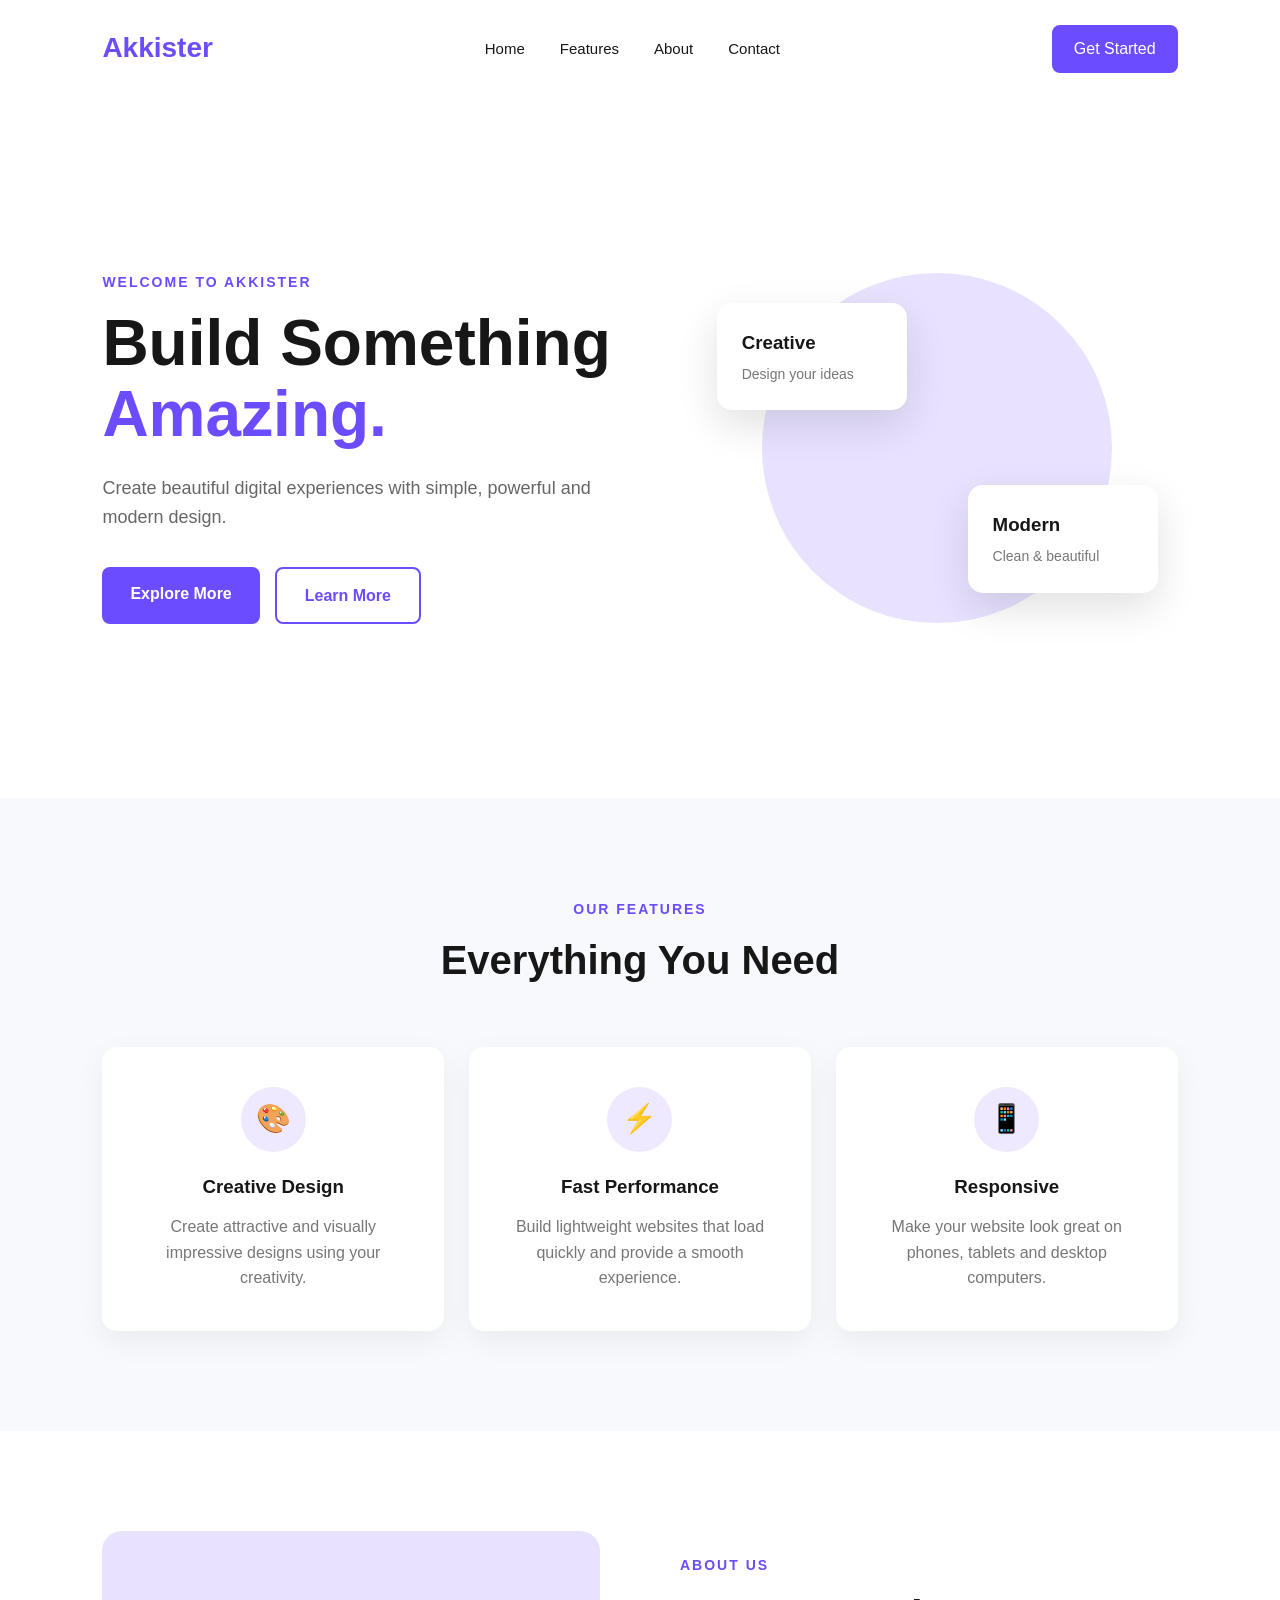
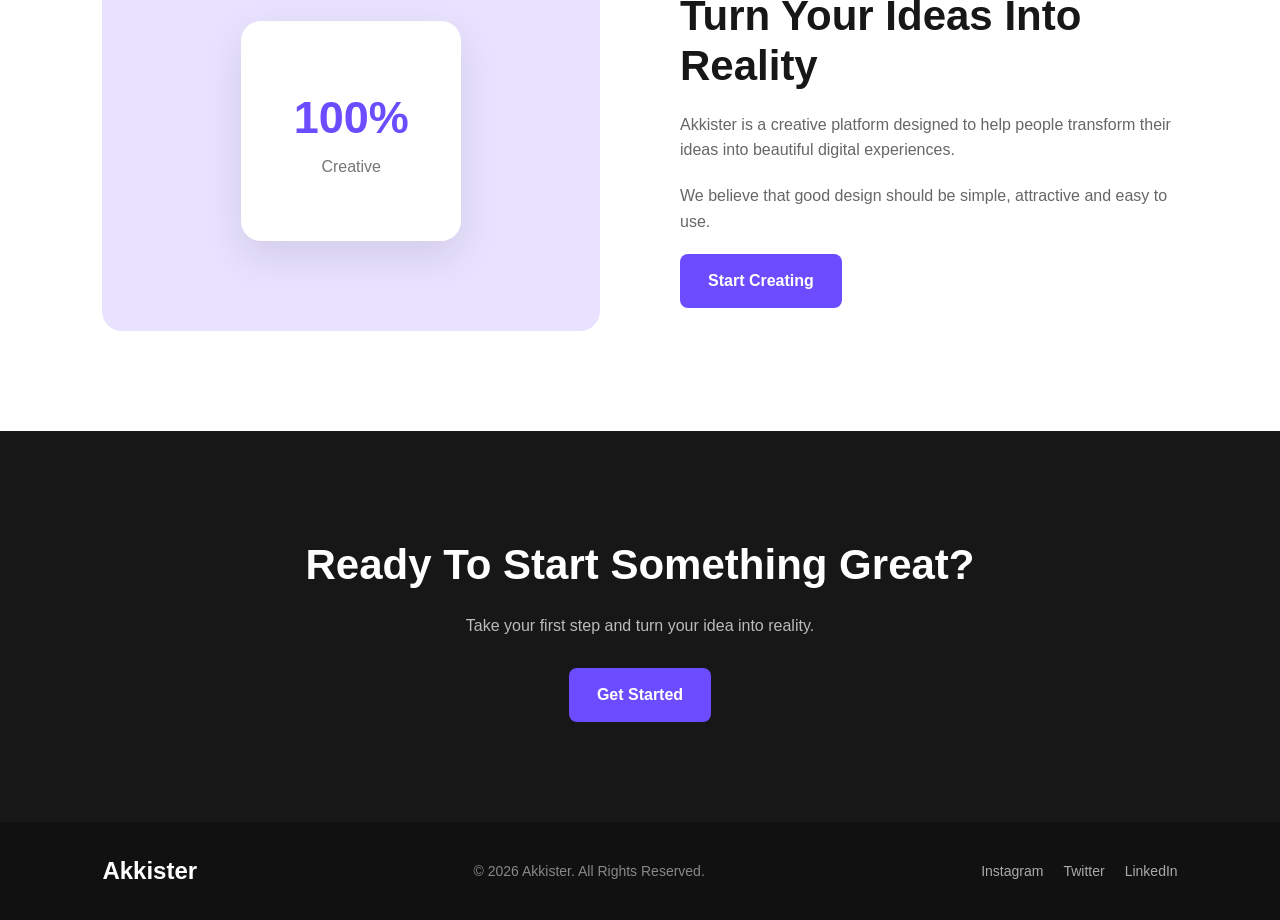
<file: index.html>
<!DOCTYPE html>
<html lang="en">
<head>
    <meta charset="UTF-8">
    <meta name="viewport" content="width=device-width, initial-scale=1.0">
    <title>Creative Landing Page</title>

    
    <link rel="stylesheet" href="style.css">
</head>

<body>

    
    <header>
        <div class="logo">Akkister</div>

        <nav>
            <a href="#home">Home</a>
            <a href="#features">Features</a>
            <a href="#about">About</a>
            <a href="#contact">Contact</a>
        </nav>

        <a href="#contact" class="nav-btn">Get Started</a>
    </header>


    
    <section class="hero" id="home">

        <div class="hero-content">
            <p class="small-heading">WELCOME TO AKKISTER</p>
            

            <h1>
                Build Something
                <span>Amazing.</span>
            </h1>

            <p class="description">
                Create beautiful digital experiences with simple,
                powerful and modern design.
            </p>

            <div class="hero-buttons">
                <a href="#features" class="primary-btn">Explore More</a>
                <a href="#about" class="secondary-btn">Learn More</a>
            </div>
        </div>

        <div class="hero-image">
            <div class="circle"></div>

            <div class="card card-one">
                <h3>Creative</h3>
                <p>Design your ideas</p>
            </div>

            <div class="card card-two">
                <h3>Modern</h3>
                <p>Clean & beautiful</p>
            </div>
        </div>

    </section>


    
    <section class="features" id="features">

        <div class="section-heading">
            <p>OUR FEATURES</p>
            <h2>Everything You Need</h2>
        </div>

        <div class="feature-container">

            <div class="feature-box">
                <div class="icon">🎨</div>
                <h3>Creative Design</h3>
                <p>
                    Create attractive and visually impressive
                    designs using your creativity.
                </p>
            </div>

            <div class="feature-box">
                <div class="icon">⚡</div>
                <h3>Fast Performance</h3>
                <p>
                    Build lightweight websites that load quickly
                    and provide a smooth experience.
                </p>
            </div>

            <div class="feature-box">
                <div class="icon">📱</div>
                <h3>Responsive</h3>
                <p>
                    Make your website look great on phones,
                    tablets and desktop computers.
                </p>
            </div>

        </div>

    </section>


    
    <section class="about" id="about">

        <div class="about-image">
            <div class="about-box">
                <span>100%</span>
                <p>Creative</p>
            </div>
        </div>

        <div class="about-content">
            <p class="small-heading">ABOUT US</p>

            <h2>Turn Your Ideas Into Reality</h2>

            <p>
                Akkister is a creative platform designed to help people
                transform their ideas into beautiful digital
                experiences.
            </p>

            <p>
                We believe that good design should be simple,
                attractive and easy to use.
            </p>

            <a href="#contact" class="primary-btn">Start Creating</a>
        </div>

    </section>


    
    <section class="cta" id="contact">

        <h2>Ready To Start Something Great?</h2>

        <p>
            Take your first step and turn your idea into reality.
        </p>

        <a href="mailto:hello@example.com" class="primary-btn">
            Get Started
        </a>

    </section>


    
    <footer>

        <div class="footer-logo">Akkister</div>

        <p>© 2026 Akkister. All Rights Reserved.</p>

        <div class="social-links">
            <a href="#">Instagram</a>
            <a href="#">Twitter</a>
            <a href="#">LinkedIn</a>
        </div>

    </footer>

</body>
</html>
</file>
<file: style.css>
* {
    margin: 0;
    padding: 0;
    box-sizing: border-box;
    scroll-behavior: smooth;
}

body {
    font-family: Arial, Helvetica, sans-serif;
    background: #f8f9fc;
    color: #171717;
    line-height: 1.6;
}

a {
    text-decoration: none;
    color: inherit;
}

section {
    padding: 100px 8%;
}




header {
    width: 100%;
    padding: 25px 8%;

    display: flex;
    align-items: center;
    justify-content: space-between;

    background: #ffffff;
}

.logo {
    font-size: 28px;
    font-weight: 800;
    color: #6c4cff;
}

nav {
    display: flex;
    gap: 35px;
}

nav a {
    font-size: 15px;
    font-weight: 500;
    transition: 0.3s;
}

nav a:hover {
    color: #6c4cff;
}

.nav-btn {
    padding: 11px 22px;
    border-radius: 8px;

    background: #6c4cff;
    color: white;

    transition: 0.3s;
}

.nav-btn:hover {
    transform: translateY(-2px);
}




.hero {
    min-height: 700px;

    display: flex;
    align-items: center;
    justify-content: space-between;
    gap: 60px;

    background: #ffffff;
}

.hero-content {
    width: 50%;
}

.small-heading {
    margin-bottom: 15px;

    color: #6c4cff;
    font-size: 14px;
    font-weight: 700;
    letter-spacing: 2px;
}

.hero h1 {
    max-width: 600px;

    font-size: 64px;
    line-height: 1.1;
    margin-bottom: 25px;
}

.hero h1 span {
    color: #6c4cff;
}

.description {
    max-width: 520px;
    margin-bottom: 35px;

    color: #666;
    font-size: 18px;
}

.hero-buttons {
    display: flex;
    gap: 15px;
}

.primary-btn,
.secondary-btn {
    display: inline-block;

    padding: 14px 28px;
    border-radius: 8px;

    font-weight: 600;

    transition: 0.3s;
}

.primary-btn {
    background: #6c4cff;
    color: white;
}

.primary-btn:hover {
    transform: translateY(-3px);
}

.secondary-btn {
    border: 2px solid #6c4cff;
    color: #6c4cff;
}

.secondary-btn:hover {
    background: #6c4cff;
    color: white;
}




.hero-image {
    position: relative;

    width: 45%;
    height: 450px;

    display: flex;
    align-items: center;
    justify-content: center;
}

.circle {
    width: 350px;
    height: 350px;

    border-radius: 50%;

    background: #e8e2ff;
}

.card {
    position: absolute;

    width: 190px;
    padding: 25px;

    background: white;
    border-radius: 15px;

    box-shadow: 0 15px 40px rgba(0, 0, 0, 0.12);
}

.card h3 {
    margin-bottom: 5px;
}

.card p {
    color: #777;
    font-size: 14px;
}

.card-one {
    top: 80px;
    left: 20px;
}

.card-two {
    right: 20px;
    bottom: 80px;
}




.features {
    background: #f8f9fc;
}

.section-heading {
    text-align: center;
    margin-bottom: 55px;
}

.section-heading p {
    color: #6c4cff;
    font-size: 14px;
    font-weight: 700;
    letter-spacing: 2px;
}

.section-heading h2 {
    margin-top: 8px;
    font-size: 40px;
}

.feature-container {
    display: grid;

    grid-template-columns: repeat(3, 1fr);

    gap: 25px;
}

.feature-box {
    padding: 40px 30px;

    background: white;
    border-radius: 15px;

    text-align: center;

    box-shadow: 0 10px 30px rgba(0, 0, 0, 0.06);

    transition: 0.3s;
}

.feature-box:hover {
    transform: translateY(-8px);
}

.icon {
    width: 65px;
    height: 65px;

    margin: 0 auto 20px;

    display: flex;
    align-items: center;
    justify-content: center;

    border-radius: 50%;

    background: #eee9ff;

    font-size: 28px;
}

.feature-box h3 {
    margin-bottom: 12px;
}

.feature-box p {
    color: #777;
}




.about {
    display: flex;
    align-items: center;
    gap: 80px;

    background: white;
}

.about-image {
    width: 50%;
    height: 400px;

    display: flex;
    align-items: center;
    justify-content: center;

    border-radius: 20px;

    background: #e8e2ff;
}

.about-box {
    width: 220px;
    height: 220px;

    display: flex;
    flex-direction: column;
    align-items: center;
    justify-content: center;

    background: white;

    border-radius: 20px;

    box-shadow: 0 15px 40px rgba(0, 0, 0, 0.1);
}

.about-box span {
    color: #6c4cff;
    font-size: 45px;
    font-weight: 800;
}

.about-box p {
    color: #777;
}

.about-content {
    width: 50%;
}

.about-content h2 {
    margin-bottom: 20px;
    font-size: 42px;
    line-height: 1.2;
}

.about-content p:not(.small-heading) {
    margin-bottom: 20px;
    color: #666;
}




.cta {
    text-align: center;
    background: #171717;
    color: white;
}

.cta h2 {
    margin-bottom: 15px;
    font-size: 42px;
}

.cta p {
    margin-bottom: 30px;
    color: #bbb;
}




footer {
    padding: 30px 8%;

    display: flex;
    align-items: center;
    justify-content: space-between;

    background: #111;
    color: white;
}

.footer-logo {
    font-size: 24px;
    font-weight: 800;
}

footer p {
    color: #888;
    font-size: 14px;
}

.social-links {
    display: flex;
    gap: 20px;
}

.social-links a {
    color: #aaa;
    font-size: 14px;
}

.social-links a:hover {
    color: white;
}




@media (max-width: 900px) {

    nav {
        display: none;
    }

    .hero {
        flex-direction: column;
        text-align: center;
        padding-top: 70px;
    }

    .hero-content {
        width: 100%;
    }

    .hero h1 {
        font-size: 50px;
    }

    .description {
        margin-left: auto;
        margin-right: auto;
    }

    .hero-buttons {
        justify-content: center;
    }

    .hero-image {
        width: 100%;
    }

    .feature-container {
        grid-template-columns: 1fr;
    }

    .about {
        flex-direction: column;
    }

    .about-image,
    .about-content {
        width: 100%;
    }

    .about-content {
        text-align: center;
    }

    footer {
        flex-direction: column;
        gap: 15px;
        text-align: center;
    }
}


@media (max-width: 500px) {

    section {
        padding: 70px 6%;
    }

    header {
        padding: 20px 6%;
    }

    .nav-btn {
        display: none;
    }

    .hero h1 {
        font-size: 40px;
    }

    .hero-image {
        height: 350px;
    }

    .circle {
        width: 250px;
        height: 250px;
    }

    .card {
        width: 150px;
        padding: 18px;
    }

    .card-one {
        left: 0;
    }

    .card-two {
        right: 0;
    }

    .section-heading h2,
    .about-content h2,
    .cta h2 {
        font-size: 32px;
    }
}
</file>
